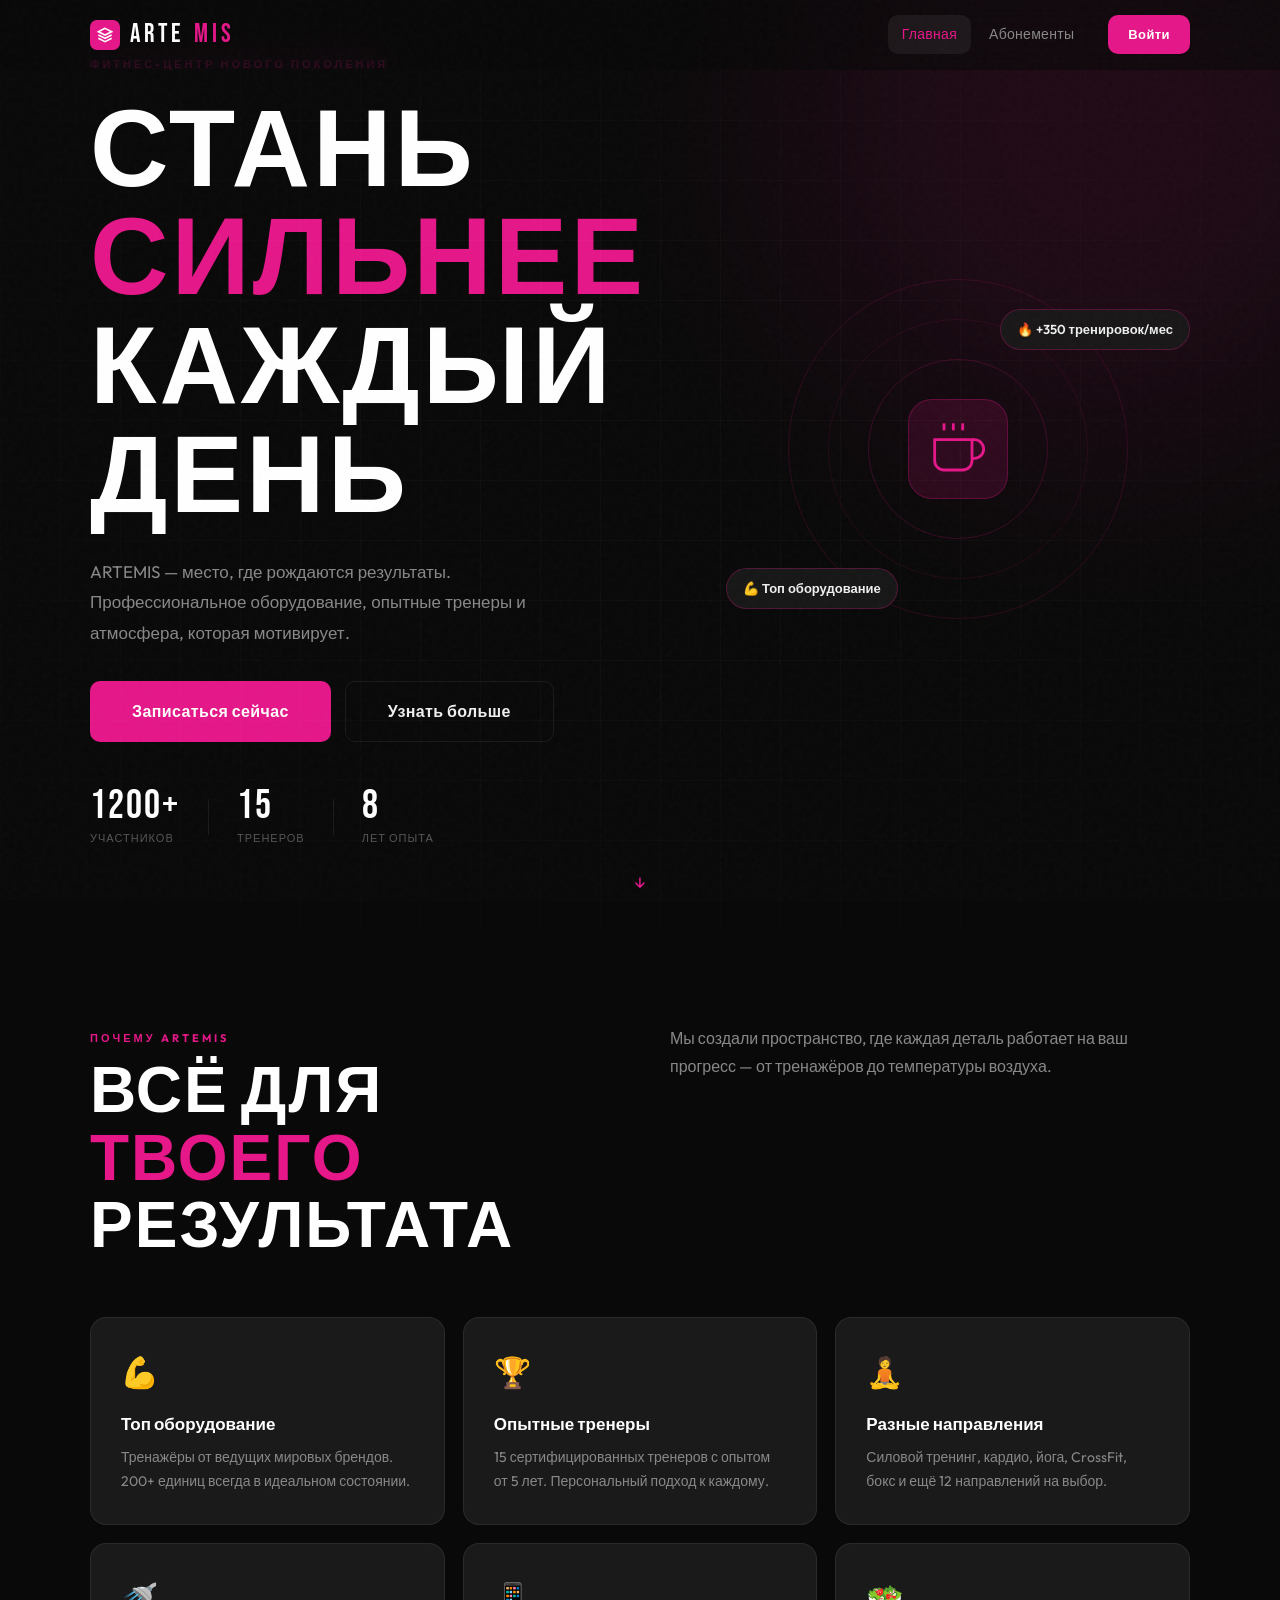
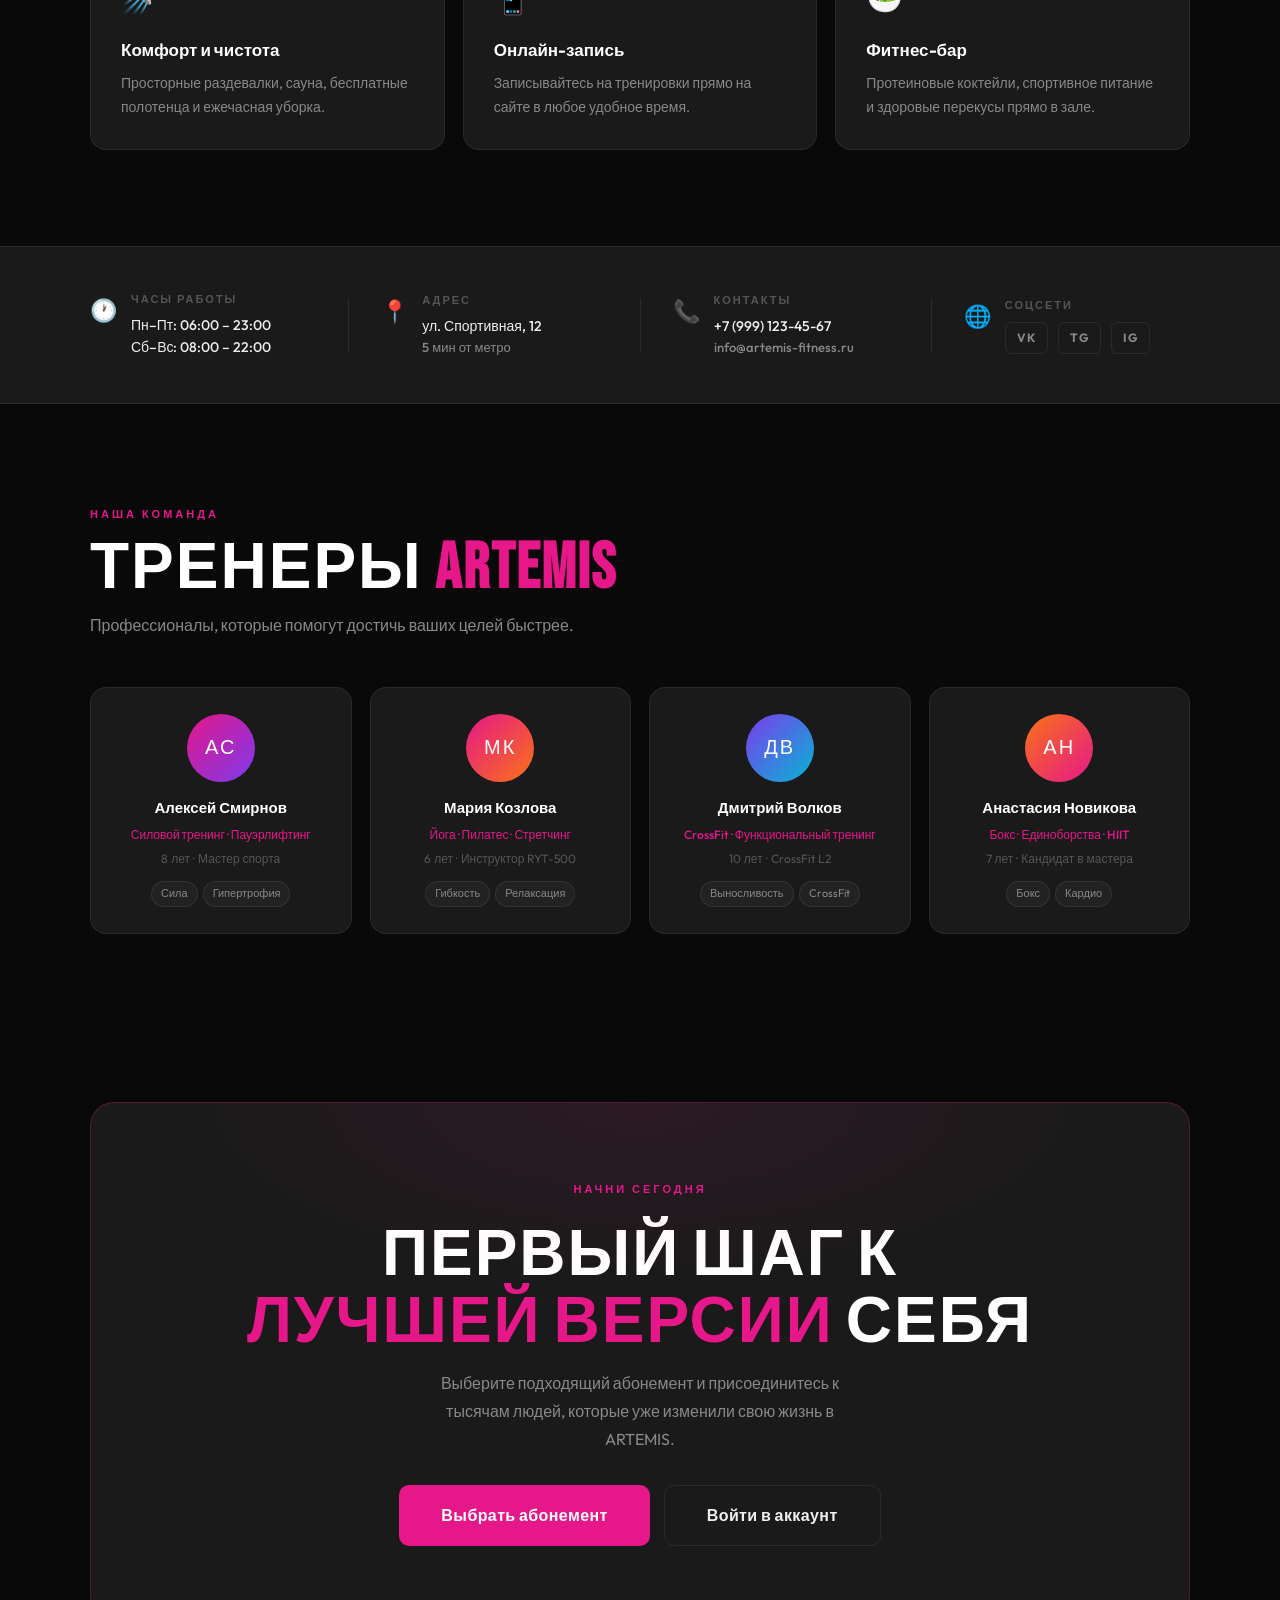
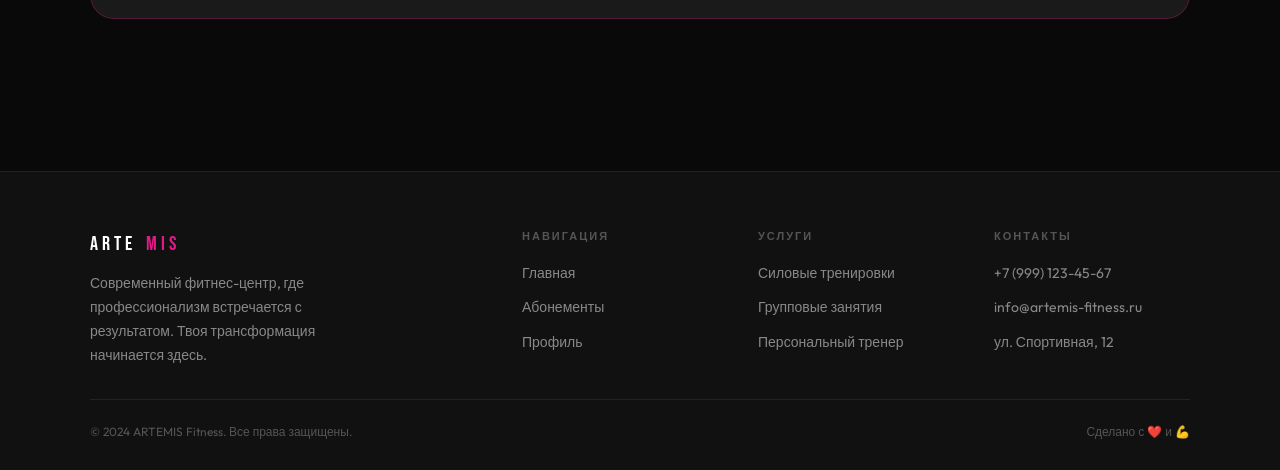
<file: index.html>
<!DOCTYPE html>
<html lang="ru">
<head>
  <meta charset="UTF-8">
  <meta name="viewport" content="width=device-width, initial-scale=1.0">
  <title>ARTEMIS — Фитнес-центр</title>
  <link rel="preconnect" href="https://fonts.googleapis.com">
  <link rel="preconnect" href="https://fonts.gstatic.com" crossorigin>
  <link rel="stylesheet" href="assets/css/style.css">
  <link rel="stylesheet" href="assets/css/home.css">
</head>
<body>

<!-- ─── ШАПКА ─── -->
<header class="site-header" id="site-header">
  <div class="container header-inner">
    <a href="index.html" class="logo">
      <div class="logo-ico">
        <svg width="16" height="16" viewBox="0 0 24 24" fill="none" stroke="white" stroke-width="2.5">
          <path d="M12 2L2 7l10 5 10-5-10-5z"/><path d="M2 17l10 5 10-5"/><path d="M2 12l10 5 10-5"/>
        </svg>
      </div>
      ARTE<span style="color:var(--accent)">MIS</span>
    </a>
    <nav class="main-nav">
      <a href="index.html"         class="nav-link active">Главная</a>
      <a href="subscriptions.html" class="nav-link">Абонементы</a>
      <a href="profile.html"       class="nav-link" data-authed style="display:none">Профиль</a>
      <span class="nav-auth" id="nav-auth">
        <a href="#" class="btn btn-sm" id="nav-login-btn" data-guest>Войти</a>
        <span data-authed class="nav-user-wrap" style="display:none;">
          <div class="nav-avatar" data-uinit id="avatarBtn"></div>
          <span class="nav-uname" data-uname></span>
        </span>
      </span>
    </nav>
    <button class="burger" id="burger" aria-label="Меню" aria-expanded="false">
      <span></span><span></span><span></span>
    </button>
  </div>
</header>

<div class="avatar-drop" id="avatarDrop">
  <a href="profile.html">👤 Мой профиль</a>
  <button id="logout-btn">← Выйти</button>
</div>

<div class="mobile-nav" id="mobile-nav" aria-hidden="true">
  <a href="index.html">Главная</a>
  <a href="subscriptions.html">Абонементы</a>
  <a href="profile.html" data-authed style="display:none">Профиль</a>
  <a href="#" id="mob-login-btn" data-guest>Войти</a>
  <button id="logout-btn-mob" data-authed style="display:none">← Выйти</button>
</div>

<!-- ─── HERO ─── -->
<section class="hero">
  <div class="hero-grid"></div>
  <div class="hero-glow"></div>
  <div class="container hero-inner">
    <div class="hero-text">
      <div class="section-label fade-up">Фитнес-центр нового поколения</div>
      <h1 class="hero-title fade-up d1">
        СТАНЬ<br>
        <em>СИЛЬНЕЕ</em><br>
        КАЖДЫЙ ДЕНЬ
      </h1>
      <p class="hero-desc fade-up d2">
        ARTEMIS — место, где рождаются результаты. Профессиональное оборудование,
        опытные тренеры и атмосфера, которая мотивирует.
      </p>
      <div class="hero-btns fade-up d3">
        <a href="subscriptions.html" class="btn btn-lg">Записаться сейчас</a>
        <a href="#about" class="btn btn-outline btn-lg">Узнать больше</a>
      </div>
      <div class="hero-stats fade-up d4">
        <div class="hstat"><span class="hstat-n" data-count="1200">0</span><span class="hstat-l">Участников</span></div>
        <div class="hstat-sep"></div>
        <div class="hstat"><span class="hstat-n" data-count="15">0</span><span class="hstat-l">Тренеров</span></div>
        <div class="hstat-sep"></div>
        <div class="hstat"><span class="hstat-n" data-count="8">0</span><span class="hstat-l">Лет опыта</span></div>
      </div>
    </div>
    <div class="hero-visual fade-up d2" aria-hidden="true">
      <div class="hv-ring hv-ring1"></div>
      <div class="hv-ring hv-ring2"></div>
      <div class="hv-ring hv-ring3"></div>
      <div class="hv-center">
        <svg width="56" height="56" viewBox="0 0 24 24" fill="none" stroke="var(--accent)" stroke-width="1.2">
          <path d="M18 8h1a4 4 0 0 1 0 8h-1"/><path d="M2 8h16v9a4 4 0 0 1-4 4H6a4 4 0 0 1-4-4V8z"/>
          <line x1="6" y1="1" x2="6" y2="4"/><line x1="10" y1="1" x2="10" y2="4"/><line x1="14" y1="1" x2="14" y2="4"/>
        </svg>
      </div>
      <div class="hv-float hv-float1">💪 Топ оборудование</div>
      <div class="hv-float hv-float2">🔥 +350 тренировок/мес</div>
    </div>
  </div>
  <div class="hero-scroll"><span>↓</span></div>
</section>

<!-- ─── ФИЧИ ─── -->
<section class="features" id="about">
  <div class="container">
    <div class="feat-head">
      <div>
        <div class="section-label fade-up">Почему ARTEMIS</div>
        <h2 class="section-title fade-up d1">ВСЁ ДЛЯ<br><em>ТВОЕГО</em> РЕЗУЛЬТАТА</h2>
      </div>
      <p class="section-desc fade-up d2">
        Мы создали пространство, где каждая деталь работает на ваш прогресс —
        от тренажёров до температуры воздуха.
      </p>
    </div>
    <div class="feat-grid">
      <div class="feat-card fade-up">
        <div class="feat-ico">💪</div>
        <h3>Топ оборудование</h3>
        <p>Тренажёры от ведущих мировых брендов. 200+ единиц всегда в идеальном состоянии.</p>
      </div>
      <div class="feat-card fade-up d1">
        <div class="feat-ico">🏆</div>
        <h3>Опытные тренеры</h3>
        <p>15 сертифицированных тренеров с опытом от 5 лет. Персональный подход к каждому.</p>
      </div>
      <div class="feat-card fade-up d2">
        <div class="feat-ico">🧘</div>
        <h3>Разные направления</h3>
        <p>Силовой тренинг, кардио, йога, CrossFit, бокс и ещё 12 направлений на выбор.</p>
      </div>
      <div class="feat-card fade-up d3">
        <div class="feat-ico">🚿</div>
        <h3>Комфорт и чистота</h3>
        <p>Просторные раздевалки, сауна, бесплатные полотенца и ежечасная уборка.</p>
      </div>
      <div class="feat-card fade-up d1">
        <div class="feat-ico">📱</div>
        <h3>Онлайн-запись</h3>
        <p>Записывайтесь на тренировки прямо на сайте в любое удобное время.</p>
      </div>
      <div class="feat-card fade-up d2">
        <div class="feat-ico">🥗</div>
        <h3>Фитнес-бар</h3>
        <p>Протеиновые коктейли, спортивное питание и здоровые перекусы прямо в зале.</p>
      </div>
    </div>
  </div>
</section>

<!-- ─── ИНФО-ПОЛОСА ─── -->
<div class="info-band">
  <div class="container info-band-inner">
    <div class="ibi fade-up">
      <span class="ibi-ico">🕐</span>
      <div><div class="ibi-lbl">Часы работы</div>
        <div class="ibi-val">Пн–Пт: 06:00 – 23:00</div>
        <div class="ibi-val">Сб–Вс: 08:00 – 22:00</div></div>
    </div>
    <div class="ibi-sep"></div>
    <div class="ibi fade-up d1">
      <span class="ibi-ico">📍</span>
      <div><div class="ibi-lbl">Адрес</div>
        <div class="ibi-val">ул. Спортивная, 12</div>
        <div class="ibi-val" style="color:var(--txt2);font-size:13px">5 мин от метро</div></div>
    </div>
    <div class="ibi-sep"></div>
    <div class="ibi fade-up d2">
      <span class="ibi-ico">📞</span>
      <div><div class="ibi-lbl">Контакты</div>
        <div class="ibi-val">+7 (999) 123-45-67</div>
        <div class="ibi-val" style="color:var(--txt2);font-size:13px">info@artemis-fitness.ru</div></div>
    </div>
    <div class="ibi-sep"></div>
    <div class="ibi fade-up d3">
      <span class="ibi-ico">🌐</span>
      <div><div class="ibi-lbl">Соцсети</div>
        <div style="display:flex;gap:10px;margin-top:8px">
          <a href="#" class="soc-link">VK</a>
          <a href="#" class="soc-link">TG</a>
          <a href="#" class="soc-link">IG</a>
        </div></div>
    </div>
  </div>
</div>

<!-- ─── КОМАНДА ─── -->
<section class="team" id="team">
  <div class="container">
    <div class="section-label fade-up">Наша команда</div>
    <h2 class="section-title fade-up d1" style="margin-bottom:8px">ТРЕНЕРЫ <em>ARTEMIS</em></h2>
    <p class="section-desc fade-up d2" style="margin-bottom:48px">Профессионалы, которые помогут достичь ваших целей быстрее.</p>
    <div class="team-grid">
      <div class="team-card fade-up">
        <div class="team-ava" style="background:linear-gradient(135deg,#E51789,#7c3aed)">АС</div>
        <h3>Алексей Смирнов</h3>
        <p class="team-role">Силовой тренинг · Пауэрлифтинг</p>
        <p class="team-exp">8 лет · Мастер спорта</p>
        <div class="team-tags"><span>Сила</span><span>Гипертрофия</span></div>
      </div>
      <div class="team-card fade-up d1">
        <div class="team-ava" style="background:linear-gradient(135deg,#E51789,#f97316)">МК</div>
        <h3>Мария Козлова</h3>
        <p class="team-role">Йога · Пилатес · Стретчинг</p>
        <p class="team-exp">6 лет · Инструктор RYT-500</p>
        <div class="team-tags"><span>Гибкость</span><span>Релаксация</span></div>
      </div>
      <div class="team-card fade-up d2">
        <div class="team-ava" style="background:linear-gradient(135deg,#7c3aed,#06b6d4)">ДВ</div>
        <h3>Дмитрий Волков</h3>
        <p class="team-role">CrossFit · Функциональный тренинг</p>
        <p class="team-exp">10 лет · CrossFit L2</p>
        <div class="team-tags"><span>Выносливость</span><span>CrossFit</span></div>
      </div>
      <div class="team-card fade-up d3">
        <div class="team-ava" style="background:linear-gradient(135deg,#f97316,#E51789)">АН</div>
        <h3>Анастасия Новикова</h3>
        <p class="team-role">Бокс · Единоборства · HIIT</p>
        <p class="team-exp">7 лет · Кандидат в мастера</p>
        <div class="team-tags"><span>Бокс</span><span>Кардио</span></div>
      </div>
    </div>
  </div>
</section>

<!-- ─── CTA ─── -->
<section class="cta-band">
  <div class="container">
    <div class="cta-box fade-up">
      <div class="section-label" style="text-align:center">Начни сегодня</div>
      <h2 class="section-title" style="text-align:center;margin:12px 0">ПЕРВЫЙ ШАГ К<br><em>ЛУЧШЕЙ ВЕРСИИ</em> СЕБЯ</h2>
      <p style="text-align:center;color:var(--txt2);max-width:460px;margin:0 auto 32px;line-height:1.75">
        Выберите подходящий абонемент и присоединитесь к тысячам людей,
        которые уже изменили свою жизнь в ARTEMIS.
      </p>
      <div style="display:flex;gap:14px;justify-content:center;flex-wrap:wrap">
        <a href="subscriptions.html" class="btn btn-lg">Выбрать абонемент</a>
        <a href="#" class="btn btn-outline btn-lg" id="cta-login-btn">Войти в аккаунт</a>
      </div>
    </div>
  </div>
</section>

<!-- ─── ПОДВАЛ ─── -->
<footer class="site-footer">
  <div class="container footer-inner">
    <div class="footer-top">
      <div class="footer-brand">
        <a href="index.html" class="logo" style="font-size:20px">
          ARTE<span style="color:var(--accent)">MIS</span>
        </a>
        <p class="footer-desc">Современный фитнес-центр, где профессионализм встречается с результатом. Твоя трансформация начинается здесь.</p>
      </div>
      <div>
        <div class="footer-col-ttl">Навигация</div>
        <ul class="footer-links">
          <li><a href="index.html">Главная</a></li>
          <li><a href="subscriptions.html">Абонементы</a></li>
          <li><a href="profile.html">Профиль</a></li>
        </ul>
      </div>
      <div>
        <div class="footer-col-ttl">Услуги</div>
        <ul class="footer-links">
          <li><a href="#">Силовые тренировки</a></li>
          <li><a href="#">Групповые занятия</a></li>
          <li><a href="#">Персональный тренер</a></li>
        </ul>
      </div>
      <div>
        <div class="footer-col-ttl">Контакты</div>
        <ul class="footer-links">
          <li><a href="tel:+79991234567">+7 (999) 123-45-67</a></li>
          <li><a href="mailto:info@artemis-fitness.ru">info@artemis-fitness.ru</a></li>
          <li><a href="#">ул. Спортивная, 12</a></li>
        </ul>
      </div>
    </div>
    <div class="footer-bottom">
      <span>© 2024 ARTEMIS Fitness. Все права защищены.</span>
      <span>Сделано с ❤️ и 💪</span>
    </div>
  </div>
</footer>

<script src="assets/js/api.js"></script>
<script src="assets/js/ui.js"></script>
<script>
document.addEventListener('DOMContentLoaded', async () => {
  AuthModal.init();
  initNav();
  await AuthState.check();
  initFadeUp();

  // CTA login
  document.getElementById('cta-login-btn')?.addEventListener('click', e => {
    e.preventDefault();
    if (AuthState.loggedIn()) location.href = 'profile.html';
    else AuthModal.open('login');
  });

  // После входа обновляем видимость nav
  window.addEventListener('auth:in', () => initFadeUp());

  // Счётчики
  const counters = document.querySelectorAll('[data-count]');
  const io = new IntersectionObserver(entries => {
    entries.forEach(e => {
      if (!e.isIntersecting) return;
      const el = e.target, target = +el.dataset.count;
      let cur = 0;
      const step = target / 60;
      const t = setInterval(() => {
        cur = Math.min(cur + step, target);
        el.textContent = Math.floor(cur) + (target >= 100 ? '+' : '');
        if (cur >= target) clearInterval(t);
      }, 16);
      io.unobserve(el);
    });
  }, { threshold: .5 });
  counters.forEach(c => io.observe(c));
});
</script>
</body>
</html>
</file>
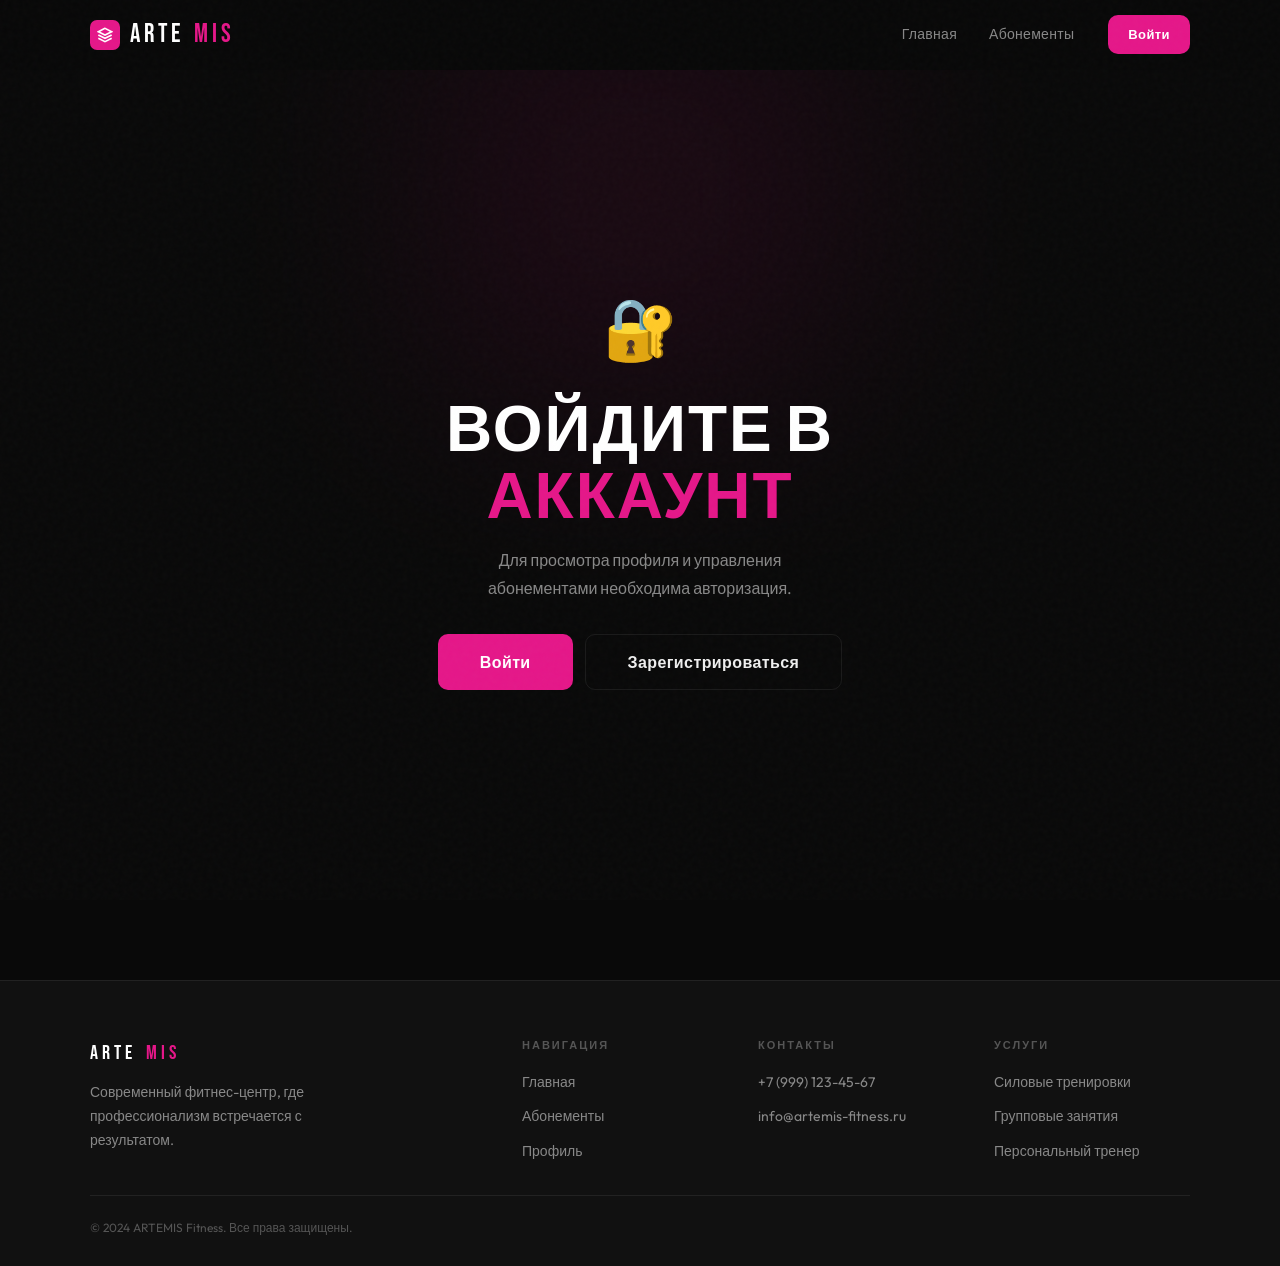
<file: profile.html>
<!DOCTYPE html>
<html lang="ru">
<head>
  <meta charset="UTF-8">
  <meta name="viewport" content="width=device-width, initial-scale=1.0">
  <title>Профиль — ARTEMIS</title>
  <link rel="preconnect" href="https://fonts.googleapis.com">
  <link rel="preconnect" href="https://fonts.gstatic.com" crossorigin>
  <link rel="stylesheet" href="assets/css/style.css">
  <link rel="stylesheet" href="assets/css/profile.css">
</head>
<body>

<!-- ─── ШАПКА ─── -->
<header class="site-header" id="site-header">
  <div class="container header-inner">
    <a href="index.html" class="logo">
      <div class="logo-ico">
        <svg width="16" height="16" viewBox="0 0 24 24" fill="none" stroke="white" stroke-width="2.5">
          <path d="M12 2L2 7l10 5 10-5-10-5z"/><path d="M2 17l10 5 10-5"/><path d="M2 12l10 5 10-5"/>
        </svg>
      </div>
      ARTE<span style="color:var(--accent)">MIS</span>
    </a>
    <nav class="main-nav">
      <a href="index.html"         class="nav-link">Главная</a>
      <a href="subscriptions.html" class="nav-link">Абонементы</a>
      <a href="profile.html"       class="nav-link active" data-authed style="display:none">Профиль</a>
      <span class="nav-auth" id="nav-auth">
        <a href="#" class="btn btn-sm" id="nav-login-btn" data-guest>Войти</a>
        <span data-authed class="nav-user-wrap" style="display:none;">
          <div class="nav-avatar" data-uinit id="avatarBtn"></div>
          <span class="nav-uname" data-uname></span>
        </span>
      </span>
    </nav>
    <button class="burger" id="burger" aria-label="Меню"><span></span><span></span><span></span></button>
  </div>
</header>

<div class="avatar-drop" id="avatarDrop">
  <a href="profile.html">👤 Мой профиль</a>
  <button id="logout-btn">← Выйти</button>
</div>

<div class="mobile-nav" id="mobile-nav">
  <a href="index.html">Главная</a>
  <a href="subscriptions.html">Абонементы</a>
  <a href="profile.html" data-authed style="display:none">Профиль</a>
  <a href="#" id="mob-login-btn" data-guest>Войти</a>
  <button id="logout-btn-mob" data-authed style="display:none">← Выйти</button>
</div>

<div class="page-wrap">

  <!-- Гость -->
  <div id="view-guest" class="pg-guest">
    <div class="pg-glow"></div>
    <div class="pg-guest-body">
      <div class="pg-guest-ico">🔐</div>
      <h1 class="section-title" style="text-align:center">ВОЙДИТЕ В<br><em>АККАУНТ</em></h1>
      <p style="color:var(--txt2);font-size:16px;text-align:center;max-width:360px;margin:14px 0 32px;line-height:1.75">
        Для просмотра профиля и управления абонементами необходима авторизация.
      </p>
      <div style="display:flex;gap:12px;flex-wrap:wrap;justify-content:center">
        <button class="btn btn-lg" id="guest-login-btn">Войти</button>
        <button class="btn btn-outline btn-lg" id="guest-reg-btn">Зарегистрироваться</button>
      </div>
    </div>
  </div>

  <!-- Авторизован -->
  <div id="view-auth" style="display:none">

    <!-- Шапка профиля -->
    <div class="prof-header">
      <div class="container">
        <div class="prof-hero">
          <div class="prof-ava" id="profAva"></div>
          <div class="prof-info">
            <div class="section-label">Личный кабинет</div>
            <h1 class="prof-name" id="profName"></h1>
            <div class="prof-meta">
              <span class="prof-meta-i" id="profEmail">
                <svg width="13" height="13" viewBox="0 0 24 24" fill="none" stroke="currentColor" stroke-width="2"><path d="M4 4h16c1.1 0 2 .9 2 2v12c0 1.1-.9 2-2 2H4c-1.1 0-2-.9-2-2V6c0-1.1.9-2 2-2z"/><polyline points="22,6 12,12 2,6"/></svg>
                <span></span>
              </span>
              <span class="prof-meta-i" id="profPhone" style="display:none">
                <svg width="13" height="13" viewBox="0 0 24 24" fill="none" stroke="currentColor" stroke-width="2"><path d="M22 16.92v3a2 2 0 0 1-2.18 2 19.79 19.79 0 0 1-8.63-3.07A19.5 19.5 0 0 1 4.69 13.5a19.79 19.79 0 0 1-3.07-8.67A2 2 0 0 1 3.6 2.69h3a2 2 0 0 1 2 1.72 12.84 12.84 0 0 0 .7 2.81 2 2 0 0 1-.45 2.11L8.09 9.91a16 16 0 0 0 6 6l1.27-1.27a2 2 0 0 1 2.11-.45 12.84 12.84 0 0 0 2.81.7A2 2 0 0 1 22 16.92z"/></svg>
                <span></span>
              </span>
              <span class="prof-meta-i" id="profJoined">
                <svg width="13" height="13" viewBox="0 0 24 24" fill="none" stroke="currentColor" stroke-width="2"><rect x="3" y="4" width="18" height="18" rx="2"/><line x1="16" y1="2" x2="16" y2="6"/><line x1="8" y1="2" x2="8" y2="6"/><line x1="3" y1="10" x2="21" y2="10"/></svg>
                <span></span>
              </span>
            </div>
          </div>
          <button class="btn btn-ghost btn-sm" id="prof-logout-btn" style="margin-left:auto;flex-shrink:0">← Выйти</button>
        </div>
      </div>
    </div>

    <div class="container" style="padding-bottom:80px">

      <!-- Абонементы -->
      <div class="prof-sec">
        <div class="prof-sec-hd">
          <h2 class="prof-sec-ttl">Мои абонементы</h2>
          <a href="subscriptions.html" class="btn btn-outline btn-sm">+ Новый абонемент</a>
        </div>

        <div id="subs-loading" class="subs-loading">
          <div class="spin" style="width:30px;height:30px;border-width:3px"></div>
          <span style="color:var(--txt3);font-size:14px">Загружаем данные...</span>
        </div>
        <div id="subs-empty" class="subs-empty" style="display:none">
          <div style="font-size:44px;margin-bottom:14px">📋</div>
          <h3>Нет активных абонементов</h3>
          <p>Выберите подходящий план и начните тренироваться уже сегодня!</p>
          <a href="subscriptions.html" class="btn" style="margin-top:20px">Выбрать абонемент</a>
        </div>
        <div id="subs-list" style="display:none"></div>
      </div>

      <!-- Инфо-карточки -->
      <div class="prof-sec">
        <h2 class="prof-sec-ttl" style="margin-bottom:18px">Полезная информация</h2>
        <div class="info-grid">
          <div class="info-c"><span class="info-c-ico">🕐</span><div>
            <div class="info-c-ttl">Часы работы</div>
            <div class="info-c-body">Пн–Пт: 06:00 – 23:00<br>Сб–Вс: 08:00 – 22:00</div>
          </div></div>
          <div class="info-c"><span class="info-c-ico">📍</span><div>
            <div class="info-c-ttl">Наш адрес</div>
            <div class="info-c-body">ул. Спортивная, 12<br>5 минут от метро</div>
          </div></div>
          <div class="info-c"><span class="info-c-ico">📞</span><div>
            <div class="info-c-ttl">Связь с нами</div>
            <div class="info-c-body">+7 (999) 123-45-67<br>info@artemis-fitness.ru</div>
          </div></div>
          <div class="info-c"><span class="info-c-ico">❓</span><div>
            <div class="info-c-ttl">Поддержка</div>
            <div class="info-c-body">По вопросам заморозки или смены тарифа пишите на почту или звоните нам.</div>
          </div></div>
        </div>
      </div>
    </div>
  </div>
</div>

<!-- Footer -->
<footer class="site-footer">
  <div class="container footer-inner">
    <div class="footer-top">
      <div class="footer-brand">
        <a href="index.html" class="logo" style="font-size:20px">ARTE<span style="color:var(--accent)">MIS</span></a>
        <p class="footer-desc">Современный фитнес-центр, где профессионализм встречается с результатом.</p>
      </div>
      <div>
        <div class="footer-col-ttl">Навигация</div>
        <ul class="footer-links">
          <li><a href="index.html">Главная</a></li>
          <li><a href="subscriptions.html">Абонементы</a></li>
          <li><a href="profile.html">Профиль</a></li>
        </ul>
      </div>
      <div>
        <div class="footer-col-ttl">Контакты</div>
        <ul class="footer-links">
          <li><a href="tel:+79991234567">+7 (999) 123-45-67</a></li>
          <li><a href="mailto:info@artemis-fitness.ru">info@artemis-fitness.ru</a></li>
        </ul>
      </div>
      <div>
        <div class="footer-col-ttl">Услуги</div>
        <ul class="footer-links">
          <li><a href="#">Силовые тренировки</a></li>
          <li><a href="#">Групповые занятия</a></li>
          <li><a href="#">Персональный тренер</a></li>
        </ul>
      </div>
    </div>
    <div class="footer-bottom"><span>© 2024 ARTEMIS Fitness. Все права защищены.</span></div>
  </div>
</footer>

<script src="assets/js/api.js"></script>
<script src="assets/js/ui.js"></script>
<script>
const SUB_ICONS  = { month:'📅', halfyear:'🗓️', year:'🏆' };
const SUB_COLORS = { month:'#E51789', halfyear:'#E51789', year:'#f97316' };

document.addEventListener('DOMContentLoaded', async () => {
  AuthModal.init();
  initNav();

  const { ok, data } = await API.auth.check();
  const gv = document.getElementById('view-guest');
  const av = document.getElementById('view-auth');

  if (ok && data.authenticated) {
    AuthState.set(data.user);
    gv.style.display = 'none';
    av.style.display = '';
    renderProfile(data.user);
    loadSubs();
  } else {
    AuthState.clear();
    gv.style.display = '';
    av.style.display = 'none';
  }

  // guest buttons
  document.getElementById('guest-login-btn').addEventListener('click', () => AuthModal.open('login'));
  document.getElementById('guest-reg-btn').addEventListener('click',   () => AuthModal.open('register'));
  document.getElementById('prof-logout-btn').addEventListener('click', () => AuthState.logout());

  // after login on this page
  window.addEventListener('auth:in', e => {
    gv.style.display = 'none'; av.style.display = '';
    renderProfile(e.detail); loadSubs();
  });
  window.addEventListener('auth:out', () => {
    av.style.display = 'none'; gv.style.display = '';
  });

  initFadeUp();
});

function renderProfile(user) {
  const init = user.name.split(' ').map(p=>p[0]).join('').toUpperCase().slice(0,2);
  document.getElementById('profAva').textContent  = init;
  document.getElementById('profName').textContent = user.name;
  document.getElementById('profEmail').querySelector('span').textContent = user.email;
  const ph = document.getElementById('profPhone');
  if (user.phone) { ph.style.display = ''; ph.querySelector('span').textContent = user.phone; }
  const d = new Date(user.created_at).toLocaleDateString('ru-RU',{day:'numeric',month:'long',year:'numeric'});
  document.getElementById('profJoined').querySelector('span').textContent = `В ARTEMIS с ${d}`;
  // sync nav
  document.querySelectorAll('[data-uname]').forEach(el => el.textContent = user.name);
  document.querySelectorAll('[data-uinit]').forEach(el => el.textContent = user.name.charAt(0).toUpperCase());
  document.querySelectorAll('[data-guest]').forEach(el => el.style.display = 'none');
  document.querySelectorAll('[data-authed]').forEach(el => el.style.display = '');
}

async function loadSubs() {
  const { ok, data } = await API.subs.my();
  const loading = document.getElementById('subs-loading');
  const empty   = document.getElementById('subs-empty');
  const list    = document.getElementById('subs-list');
  loading.style.display = 'none';
  if (!ok) { Toast.error('Ошибка', 'Не удалось загрузить абонементы'); return; }
  const subs = data.subscriptions || [];
  if (!subs.length) { empty.style.display = ''; return; }
  list.style.display = '';
  list.innerHTML = subs.map(s => {
    const ico   = SUB_ICONS[s.type]  || '🎯';
    const col   = SUB_COLORS[s.type] || 'var(--accent)';
    const slbl  = s.status === 'pending' ? 'Ожидает подтверждения' : 'Активен';
    const scls  = s.status === 'pending' ? 'badge-pending' : 'badge-success';
    const date  = new Date(s.created_at).toLocaleDateString('ru-RU',{day:'numeric',month:'long',year:'numeric'});
    return `
    <div class="sub-card">
      <div class="sub-ico" style="background:${col}18;color:${col}">${ico}</div>
      <div class="sub-body">
        <div class="sub-top">
          <h3 class="sub-name">Абонемент «${s.name}»</h3>
          <span class="badge ${scls}">${slbl}</span>
        </div>
        <div class="sub-details">
          <span>💰 ${s.price.toLocaleString('ru-RU')} ₽</span>
          <span>⏱ ${s.duration}</span>
          <span>📅 Оформлен ${date}</span>
        </div>
        ${s.status === 'pending' ? `
        <div class="sub-notice">
          <svg width="13" height="13" viewBox="0 0 24 24" fill="none" stroke="currentColor" stroke-width="2" style="flex-shrink:0;margin-top:1px"><circle cx="12" cy="12" r="10"/><path d="M12 8v4"/><path d="M12 16h.01"/></svg>
          Менеджер свяжется с вами в течение 24 часов по email для подтверждения и оплаты.
        </div>` : ''}
      </div>
    </div>`;
  }).join('');
}
</script>
</body>
</html>
</file>
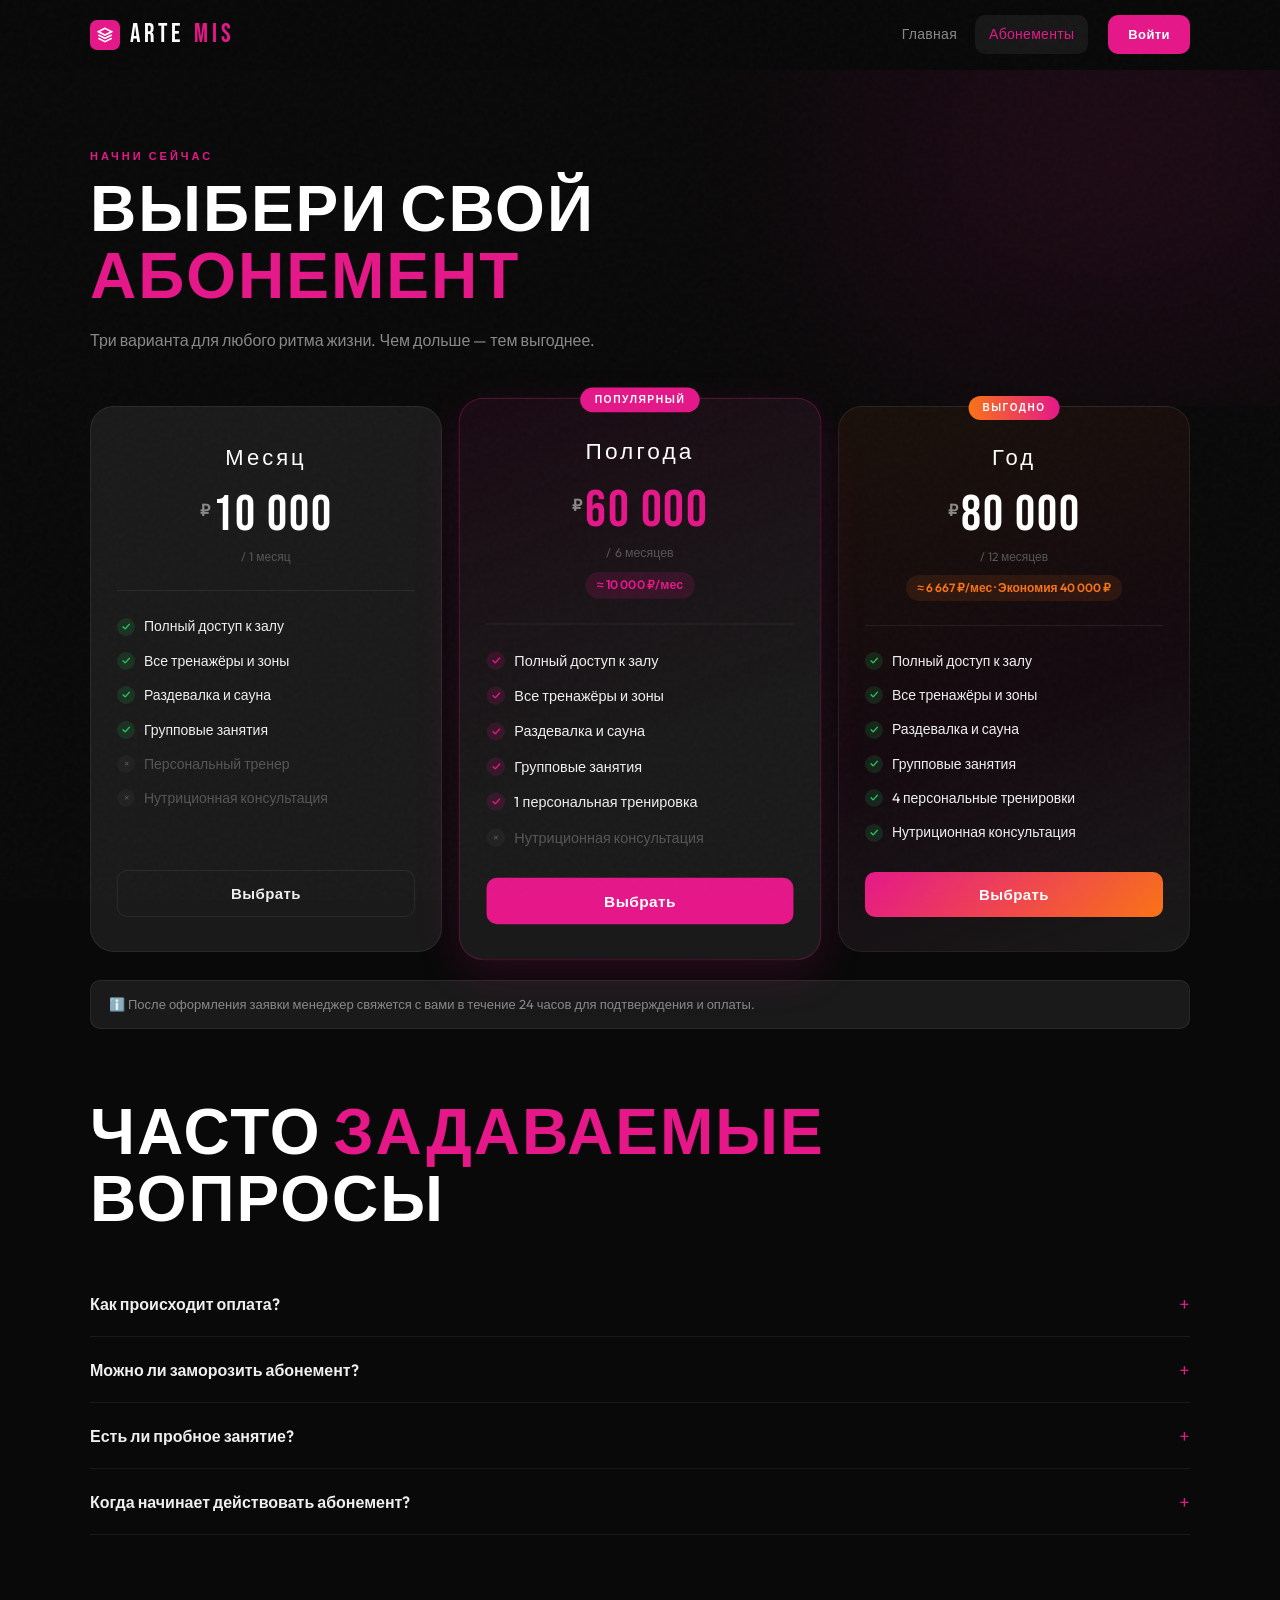
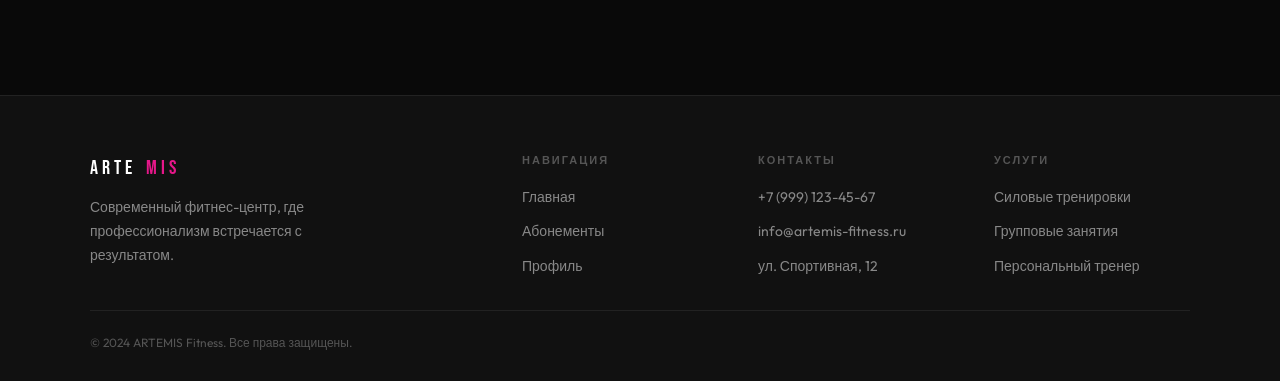
<file: subscriptions.html>
<!DOCTYPE html>
<html lang="ru">
<head>
  <meta charset="UTF-8">
  <meta name="viewport" content="width=device-width, initial-scale=1.0">
  <title>Абонементы — ARTEMIS</title>
  <link rel="preconnect" href="https://fonts.googleapis.com">
  <link rel="preconnect" href="https://fonts.gstatic.com" crossorigin>
  <link rel="stylesheet" href="assets/css/style.css">
  <link rel="stylesheet" href="assets/css/subs.css">
</head>
<body>

<!-- ─── ШАПКА ─── -->
<header class="site-header" id="site-header">
  <div class="container header-inner">
    <a href="index.html" class="logo">
      <div class="logo-ico">
        <svg width="16" height="16" viewBox="0 0 24 24" fill="none" stroke="white" stroke-width="2.5">
          <path d="M12 2L2 7l10 5 10-5-10-5z"/><path d="M2 17l10 5 10-5"/><path d="M2 12l10 5 10-5"/>
        </svg>
      </div>
      ARTE<span style="color:var(--accent)">MIS</span>
    </a>
    <nav class="main-nav">
      <a href="index.html"         class="nav-link">Главная</a>
      <a href="subscriptions.html" class="nav-link active">Абонементы</a>
      <a href="profile.html"       class="nav-link" data-authed style="display:none">Профиль</a>
      <span class="nav-auth" id="nav-auth">
        <a href="#" class="btn btn-sm" id="nav-login-btn" data-guest>Войти</a>
        <span data-authed class="nav-user-wrap" style="display:none;">
          <div class="nav-avatar" data-uinit id="avatarBtn"></div>
          <span class="nav-uname" data-uname></span>
        </span>
      </span>
    </nav>
    <button class="burger" id="burger" aria-label="Меню"><span></span><span></span><span></span></button>
  </div>
</header>

<div class="avatar-drop" id="avatarDrop">
  <a href="profile.html">👤 Мой профиль</a>
  <button id="logout-btn">← Выйти</button>
</div>

<div class="mobile-nav" id="mobile-nav">
  <a href="index.html">Главная</a>
  <a href="subscriptions.html">Абонементы</a>
  <a href="profile.html" data-authed style="display:none">Профиль</a>
  <a href="#" id="mob-login-btn" data-guest>Войти</a>
  <button id="logout-btn-mob" data-authed style="display:none">← Выйти</button>
</div>

<div class="page-wrap">
  <!-- Заголовок страницы -->
  <div class="subs-hero">
    <div class="subs-glow"></div>
    <div class="container">
      <div class="section-label fade-up">Начни сейчас</div>
      <h1 class="section-title fade-up d1">ВЫБЕРИ СВОЙ<br><em>АБОНЕМЕНТ</em></h1>
      <p class="section-desc fade-up d2" style="margin-top:14px">
        Три варианта для любого ритма жизни. Чем дольше — тем выгоднее.
      </p>
    </div>
  </div>

  <div class="container">

    <!-- Карточки тарифов -->
    <div class="plans fade-up d2">

      <!-- Месяц -->
      <div class="plan" data-type="month">
        <div class="plan-hd">
          <div class="plan-name">Месяц</div>
          <div class="plan-price"><span class="plan-cur">₽</span><span class="plan-amt">10 000</span></div>
          <div class="plan-period">/ 1 месяц</div>
        </div>
        <ul class="plan-feats">
          <li class="ok">Полный доступ к залу</li>
          <li class="ok">Все тренажёры и зоны</li>
          <li class="ok">Раздевалка и сауна</li>
          <li class="ok">Групповые занятия</li>
          <li class="no">Персональный тренер</li>
          <li class="no">Нутриционная консультация</li>
        </ul>
        <button class="btn btn-outline btn-full plan-btn" data-type="month">Выбрать</button>
      </div>

      <!-- Полгода (popular) -->
      <div class="plan plan-pop" data-type="halfyear">
        <div class="plan-badge">Популярный</div>
        <div class="plan-hd">
          <div class="plan-name">Полгода</div>
          <div class="plan-price"><span class="plan-cur">₽</span><span class="plan-amt">60 000</span></div>
          <div class="plan-period">/ 6 месяцев</div>
          <div class="plan-saving">≈ 10 000 ₽/мес</div>
        </div>
        <ul class="plan-feats">
          <li class="ok">Полный доступ к залу</li>
          <li class="ok">Все тренажёры и зоны</li>
          <li class="ok">Раздевалка и сауна</li>
          <li class="ok">Групповые занятия</li>
          <li class="ok">1 персональная тренировка</li>
          <li class="no">Нутриционная консультация</li>
        </ul>
        <button class="btn btn-full plan-btn" data-type="halfyear">Выбрать</button>
      </div>

      <!-- Год (best) -->
      <div class="plan plan-best" data-type="year">
        <div class="plan-badge plan-badge-gold">Выгодно</div>
        <div class="plan-hd">
          <div class="plan-name">Год</div>
          <div class="plan-price"><span class="plan-cur">₽</span><span class="plan-amt">80 000</span></div>
          <div class="plan-period">/ 12 месяцев</div>
          <div class="plan-saving plan-saving-gold">≈ 6 667 ₽/мес · Экономия 40 000 ₽</div>
        </div>
        <ul class="plan-feats">
          <li class="ok">Полный доступ к залу</li>
          <li class="ok">Все тренажёры и зоны</li>
          <li class="ok">Раздевалка и сауна</li>
          <li class="ok">Групповые занятия</li>
          <li class="ok">4 персональные тренировки</li>
          <li class="ok">Нутриционная консультация</li>
        </ul>
        <button class="btn btn-full plan-btn" style="background:linear-gradient(135deg,#E51789,#f97316)" data-type="year">Выбрать</button>
      </div>
    </div>

    <p class="plans-note fade-up">
      ℹ️ После оформления заявки менеджер свяжется с вами в течение 24 часов для подтверждения и оплаты.
    </p>

    <!-- FAQ -->
    <div class="faq fade-up" style="padding-bottom:80px">
      <h2 class="section-title" style="margin-bottom:36px">ЧАСТО <em>ЗАДАВАЕМЫЕ</em><br>ВОПРОСЫ</h2>
      <div class="faq-list">
        <div class="faq-item">
          <button class="faq-q"><span>Как происходит оплата?</span><span class="faq-ic">+</span></button>
          <div class="faq-a">После оформления заявки наш менеджер свяжется с вами в течение 24 часов по указанной почте. Оплата производится удобным для вас способом: наличными, картой или переводом.</div>
        </div>
        <div class="faq-item">
          <button class="faq-q"><span>Можно ли заморозить абонемент?</span><span class="faq-ic">+</span></button>
          <div class="faq-a">Да, абонемент можно заморозить один раз на срок до 30 дней при наличии уважительной причины (болезнь, командировка). Обратитесь на стойку ресепшн или напишите нам на почту.</div>
        </div>
        <div class="faq-item">
          <button class="faq-q"><span>Есть ли пробное занятие?</span><span class="faq-ic">+</span></button>
          <div class="faq-a">Да! Первое пробное занятие совершенно бесплатно. Запишитесь на сайте или позвоните нам по номеру +7 (999) 123-45-67.</div>
        </div>
        <div class="faq-item">
          <button class="faq-q"><span>Когда начинает действовать абонемент?</span><span class="faq-ic">+</span></button>
          <div class="faq-a">Абонемент начинает действовать с момента первого посещения или с даты, которую вы согласуете с менеджером при оформлении.</div>
        </div>
      </div>
    </div>
  </div>
</div>

<!-- Confirm Modal -->
<div class="cmodal-overlay" id="confirmModal">
  <div class="cmodal">
    <button class="cmodal-close" id="confirmClose">✕</button>
    <div style="text-align:center;margin-bottom:22px">
      <div style="width:60px;height:60px;background:var(--accent-dim);border-radius:50%;display:flex;align-items:center;justify-content:center;margin:0 auto 14px;font-size:26px">🎯</div>
      <h3 style="font-family:'Bebas Neue',sans-serif;font-size:28px;letter-spacing:2px;color:#fff" id="confirmTitle"></h3>
      <p style="font-size:14px;color:var(--txt2);margin-top:7px;line-height:1.6" id="confirmDesc"></p>
    </div>
    <div style="background:var(--surf);border-radius:var(--rs);padding:14px;text-align:center;margin-bottom:20px">
      <div style="font-size:11px;text-transform:uppercase;letter-spacing:2px;color:var(--txt3);margin-bottom:5px">Стоимость</div>
      <div style="font-family:'Bebas Neue',sans-serif;font-size:38px;letter-spacing:2px;color:#fff" id="confirmPrice"></div>
    </div>
    <p style="font-size:12px;color:var(--txt3);text-align:center;margin-bottom:22px;line-height:1.6">
      После подтверждения менеджер свяжется с вами в течение 24 часов для оплаты.
    </p>
    <div style="display:flex;gap:10px">
      <button class="btn btn-ghost btn-full" id="confirmCancel">Отмена</button>
      <button class="btn btn-full" id="confirmOk">Подтвердить</button>
    </div>
  </div>
</div>

<!-- Success Modal -->
<div class="cmodal-overlay" id="successModal">
  <div class="cmodal" style="text-align:center">
    <div style="width:68px;height:68px;background:rgba(34,197,94,.13);border:1px solid rgba(34,197,94,.25);border-radius:50%;display:flex;align-items:center;justify-content:center;margin:0 auto 20px;font-size:30px">✓</div>
    <h3 style="font-family:'Bebas Neue',sans-serif;font-size:30px;letter-spacing:2px;color:#fff;margin-bottom:14px">Заявка принята!</h3>
    <p id="successMsg" style="font-size:15px;color:var(--txt2);line-height:1.7;margin-bottom:28px"></p>
    <div style="display:flex;gap:12px;justify-content:center;flex-wrap:wrap">
      <a href="profile.html" class="btn">Перейти в профиль</a>
      <button class="btn btn-ghost" id="successClose">Закрыть</button>
    </div>
  </div>
</div>

<!-- Footer -->
<footer class="site-footer">
  <div class="container footer-inner">
    <div class="footer-top">
      <div class="footer-brand">
        <a href="index.html" class="logo" style="font-size:20px">ARTE<span style="color:var(--accent)">MIS</span></a>
        <p class="footer-desc">Современный фитнес-центр, где профессионализм встречается с результатом.</p>
      </div>
      <div>
        <div class="footer-col-ttl">Навигация</div>
        <ul class="footer-links">
          <li><a href="index.html">Главная</a></li>
          <li><a href="subscriptions.html">Абонементы</a></li>
          <li><a href="profile.html">Профиль</a></li>
        </ul>
      </div>
      <div>
        <div class="footer-col-ttl">Контакты</div>
        <ul class="footer-links">
          <li><a href="tel:+79991234567">+7 (999) 123-45-67</a></li>
          <li><a href="mailto:info@artemis-fitness.ru">info@artemis-fitness.ru</a></li>
          <li><a href="#">ул. Спортивная, 12</a></li>
        </ul>
      </div>
      <div>
        <div class="footer-col-ttl">Услуги</div>
        <ul class="footer-links">
          <li><a href="#">Силовые тренировки</a></li>
          <li><a href="#">Групповые занятия</a></li>
          <li><a href="#">Персональный тренер</a></li>
        </ul>
      </div>
    </div>
    <div class="footer-bottom"><span>© 2024 ARTEMIS Fitness. Все права защищены.</span></div>
  </div>
</footer>

<script src="assets/js/api.js"></script>
<script src="assets/js/ui.js"></script>
<script>
const PLAN_NAMES  = { month:'Месяц', halfyear:'Полгода', year:'Год' };
const PLAN_PRICES = { month:'10 000 ₽', halfyear:'60 000 ₽', year:'80 000 ₽' };
const PLAN_DESCS  = {
  month:    '1 месяц безлимитного доступа в ARTEMIS',
  halfyear: '6 месяцев безлимитного доступа + 1 персональная тренировка',
  year:     '12 месяцев безлимитного доступа + 4 тренировки + нутриционная консультация',
};
let selected = null;

document.addEventListener('DOMContentLoaded', async () => {
  AuthModal.init();
  initNav();
  await AuthState.check();
  initFadeUp();

  // Кнопки тарифов
  document.querySelectorAll('.plan-btn').forEach(btn =>
    btn.addEventListener('click', () => openConfirm(btn.dataset.type))
  );

  // Confirm modal
  document.getElementById('confirmClose').addEventListener('click',  closeConfirm);
  document.getElementById('confirmCancel').addEventListener('click', closeConfirm);
  document.getElementById('confirmModal').addEventListener('click', e => { if(e.target===document.getElementById('confirmModal')) closeConfirm(); });
  document.getElementById('confirmOk').addEventListener('click', doConfirm);

  // Success modal
  document.getElementById('successClose').addEventListener('click', () => {
    document.getElementById('successModal').classList.remove('open');
    document.body.style.overflow = '';
  });

  // FAQ accordion
  document.querySelectorAll('.faq-q').forEach(btn => {
    btn.addEventListener('click', () => {
      const item = btn.closest('.faq-item');
      const wasOpen = item.classList.contains('open');
      document.querySelectorAll('.faq-item').forEach(i => i.classList.remove('open'));
      if (!wasOpen) item.classList.add('open');
    });
  });
});

function openConfirm(type) {
  if (!AuthState.loggedIn()) {
    Toast.info('Нужна авторизация', 'Войдите в аккаунт, чтобы оформить абонемент');
    AuthModal.open('login');
    window.addEventListener('auth:in', () => setTimeout(() => openConfirm(type), 400), { once: true });
    return;
  }
  selected = type;
  document.getElementById('confirmTitle').textContent = `Абонемент «${PLAN_NAMES[type]}»`;
  document.getElementById('confirmDesc').textContent  = PLAN_DESCS[type];
  document.getElementById('confirmPrice').textContent = PLAN_PRICES[type];
  document.getElementById('confirmModal').classList.add('open');
  document.body.style.overflow = 'hidden';
}

function closeConfirm() {
  document.getElementById('confirmModal').classList.remove('open');
  document.body.style.overflow = '';
}

async function doConfirm() {
  const btn = document.getElementById('confirmOk');
  btn.disabled = true; btn.innerHTML = '<span class="spin"></span> Оформляем...';
  const { ok, data } = await API.subs.purchase(selected);
  btn.disabled = false; btn.textContent = 'Подтвердить';
  if (ok && data.success) {
    closeConfirm();
    document.getElementById('successMsg').textContent = data.message;
    document.getElementById('successModal').classList.add('open');
    document.body.style.overflow = 'hidden';
  } else {
    Toast.error('Ошибка', data.error || 'Что-то пошло не так');
    if (data.error?.includes('авторизаци')) { closeConfirm(); AuthModal.open('login'); }
  }
}
</script>
</body>
</html>
</file>
<file: assets/css/style.css>
/* assets/css/style.css */

@import url('https://fonts.googleapis.com/css2?family=Bebas+Neue&family=Outfit:wght@300;400;500;600;700&display=swap');

/* ─── Переменные ───────────────────────────────────────────────────────────── */
:root {
  --accent:      #E51789;
  --accent-dim:  rgba(229,23,137,.14);
  --accent-glow: rgba(229,23,137,.35);
  --bg:    #090909;
  --bg2:   #111;
  --bg3:   #181818;
  --surf:  #1a1a1a;
  --surf2: #222;
  --bdr:   rgba(255,255,255,.07);
  --bdr-a: rgba(229,23,137,.28);
  --txt:   #efefef;
  --txt2:  #888;
  --txt3:  #555;
  --r:     16px;
  --rs:    10px;
  --rl:    24px;
  --tr:    .3s cubic-bezier(.4,0,.2,1);
}

/* ─── Reset ────────────────────────────────────────────────────────────────── */
*,*::before,*::after { box-sizing:border-box; margin:0; padding:0; }
html { scroll-behavior:smooth; }
body {
  font-family:'Outfit',sans-serif;
  background:var(--bg); color:var(--txt);
  min-height:100vh; overflow-x:hidden; line-height:1.6;
}
::-webkit-scrollbar { width:5px; }
::-webkit-scrollbar-track { background:var(--bg); }
::-webkit-scrollbar-thumb { background:var(--accent); border-radius:3px; }

/* ─── Зернистость (subtle) ─────────────────────────────────────────────────── */
body::after {
  content:''; position:fixed; inset:0; pointer-events:none; z-index:9000; opacity:.025;
  background-image:url("data:image/svg+xml,%3Csvg viewBox='0 0 200 200' xmlns='http://www.w3.org/2000/svg'%3E%3Cfilter id='n'%3E%3CfeTurbulence type='fractalNoise' baseFrequency='.9' numOctaves='4' stitchTiles='stitch'/%3E%3C/filter%3E%3Crect width='100%25' height='100%25' filter='url(%23n)'/%3E%3C/svg%3E");
}

/* ─── Контейнер ────────────────────────────────────────────────────────────── */
.container { max-width:1180px; margin:0 auto; padding:0 40px; }
@media(max-width:640px){ .container{ padding:0 20px; } }

/* ─── Кнопки ───────────────────────────────────────────────────────────────── */
.btn {
  display:inline-flex; align-items:center; justify-content:center; gap:8px;
  padding:13px 30px; border-radius:var(--rs); border:none; cursor:pointer;
  font-family:'Outfit',sans-serif; font-size:15px; font-weight:600;
  text-decoration:none; letter-spacing:.4px; white-space:nowrap;
  background:var(--accent); color:#fff;
  transition:var(--tr);
}
.btn:hover { background:#c9157a; transform:translateY(-2px); box-shadow:0 8px 28px var(--accent-glow); }
.btn:disabled { opacity:.5; cursor:not-allowed; transform:none!important; box-shadow:none!important; }
.btn-outline {
  background:transparent; color:var(--txt); border:1px solid var(--bdr);
}
.btn-outline:hover { border-color:var(--accent); color:var(--accent); background:var(--accent-dim); box-shadow:none; }
.btn-ghost  { background:rgba(255,255,255,.05); color:var(--txt2); }
.btn-ghost:hover  { background:rgba(255,255,255,.1); color:var(--txt); box-shadow:none; transform:none; }
.btn-sm   { padding:9px 20px; font-size:13px; }
.btn-lg   { padding:17px 42px; font-size:16px; }
.btn-full { width:100%; }

/* ─── Форма ────────────────────────────────────────────────────────────────── */
.fg   { display:flex; flex-direction:column; gap:7px; }
.fl   { font-size:12px; font-weight:600; letter-spacing:.8px; text-transform:uppercase; color:var(--txt2); }
.fl small { text-transform:none; font-weight:400; color:var(--txt3); }
.fi {
  padding:13px 15px; background:var(--surf); border:1px solid var(--bdr);
  border-radius:var(--rs); color:var(--txt); font-family:'Outfit',sans-serif; font-size:15px;
  outline:none; transition:var(--tr); width:100%;
}
.fi::placeholder { color:var(--txt3); }
.fi:focus { border-color:var(--accent); background:var(--surf2); box-shadow:0 0 0 3px var(--accent-dim); }

/* ─── Заголовки секций ─────────────────────────────────────────────────────── */
.section-label {
  display:inline-block; font-size:11px; font-weight:700; letter-spacing:3px;
  text-transform:uppercase; color:var(--accent); margin-bottom:12px;
}
.section-title {
  font-family:'Bebas Neue',sans-serif;
  font-size:clamp(36px,5.5vw,64px); letter-spacing:2px; line-height:1.05; color:#fff;
}
.section-title em { font-style:normal; color:var(--accent); }
.section-desc { font-size:16px; color:var(--txt2); line-height:1.75; max-width:520px; }

/* ─── Шапка ────────────────────────────────────────────────────────────────── */
.site-header {
  position:fixed; top:0; left:0; right:0; z-index:900;
  height:70px; display:flex; align-items:center;
  padding:0 40px;
  background:rgba(9,9,9,.6); backdrop-filter:blur(18px);
  border-bottom:1px solid transparent;
  transition:var(--tr);
}
.site-header.scrolled { background:rgba(9,9,9,.93); border-color:var(--bdr); }

.header-inner { display:flex; align-items:center; width:100%; }

.logo {
  font-family:'Bebas Neue',sans-serif; font-size:26px; letter-spacing:4px;
  color:#fff; text-decoration:none; display:flex; align-items:center; gap:10px; margin-right:auto;
}
.logo-ico {
  width:30px; height:30px; background:var(--accent); border-radius:7px;
  display:flex; align-items:center; justify-content:center; flex-shrink:0;
}

.main-nav { display:flex; align-items:center; gap:4px; }
.nav-link {
  color:var(--txt2); text-decoration:none; font-size:14px; font-weight:500;
  padding:8px 14px; border-radius:var(--rs); transition:var(--tr); letter-spacing:.3px;
}
.nav-link:hover, .nav-link.active { color:#fff; background:rgba(255,255,255,.06); }
.nav-link.active { color:var(--accent); }

/* nav-auth host */
.nav-auth { display:flex; align-items:center; gap:10px; margin-left:16px; }

.nav-user-wrap { display:flex; align-items:center; gap:10px; }

/* Avatar кнопка */
.nav-avatar {
  width:34px; height:34px; background:var(--accent); border-radius:50%;
  display:flex; align-items:center; justify-content:center;
  font-size:14px; font-weight:700; color:#fff; cursor:pointer; transition:var(--tr);
}
.nav-avatar:hover { transform:scale(1.08); box-shadow:0 0 14px var(--accent-glow); }
.nav-uname { font-size:14px; font-weight:500; color:var(--txt); }

/* Avatar dropdown */
.avatar-drop {
  display:none; position:fixed; top:72px; right:40px; z-index:901;
  background:var(--surf2); border:1px solid var(--bdr);
  border-radius:var(--rs); padding:6px; min-width:156px;
  box-shadow:0 8px 30px rgba(0,0,0,.45);
}
.avatar-drop a, .avatar-drop button {
  display:block; width:100%; text-align:left; padding:9px 13px;
  color:var(--txt); text-decoration:none; background:none; border:none;
  font-family:'Outfit',sans-serif; font-size:13px; cursor:pointer; border-radius:6px;
  transition:var(--tr);
}
.avatar-drop a:hover, .avatar-drop button:hover { background:rgba(255,255,255,.07); }
.avatar-drop button { color:var(--txt2); }

/* Бургер */
.burger { display:none; flex-direction:column; gap:5px; background:none; border:none; cursor:pointer; padding:6px; }
.burger span { display:block; width:22px; height:2px; background:var(--txt); border-radius:2px; transition:var(--tr); }
.burger.open span:nth-child(1) { transform:translateY(7px) rotate(45deg); }
.burger.open span:nth-child(2) { opacity:0; }
.burger.open span:nth-child(3) { transform:translateY(-7px) rotate(-45deg); }

/* Мобильное меню */
.mobile-nav {
  display:none; position:fixed; top:70px; left:0; right:0; z-index:899;
  background:rgba(9,9,9,.97); backdrop-filter:blur(20px);
  border-bottom:1px solid var(--bdr);
  padding:16px 40px 24px; flex-direction:column; gap:4px;
}
.mobile-nav.open { display:flex; }
.mobile-nav a, .mobile-nav button {
  color:var(--txt2); text-decoration:none; font-size:15px; font-weight:500;
  padding:12px 0; border-bottom:1px solid var(--bdr); transition:var(--tr);
  background:none; border-left:none; border-right:none; border-top:none;
  cursor:pointer; font-family:'Outfit',sans-serif; text-align:left; width:100%;
}
.mobile-nav a:last-child, .mobile-nav button:last-child { border-bottom:none; }
.mobile-nav a:hover, .mobile-nav button:hover { color:var(--accent); }

@media(max-width:768px){
  .site-header { padding:0 20px; }
  .main-nav { display:none; }
  .burger { display:flex; }
  .mobile-nav { padding:16px 20px 24px; }
}

/* ─── Auth-modal ───────────────────────────────────────────────────────────── */
.amodal-overlay {
  position:fixed; inset:0; background:rgba(0,0,0,.75); backdrop-filter:blur(8px);
  z-index:1000; display:flex; align-items:center; justify-content:center;
  padding:20px; opacity:0; pointer-events:none; transition:opacity .3s;
}
.amodal-overlay.open { opacity:1; pointer-events:all; }
.amodal {
  background:var(--bg2); border:1px solid var(--bdr);
  border-radius:var(--rl); padding:38px; width:100%; max-width:460px;
  position:relative; transform:translateY(18px) scale(.97); transition:var(--tr);
}
.amodal-overlay.open .amodal { transform:none; }
.amodal-close {
  position:absolute; top:18px; right:18px; background:rgba(255,255,255,.06);
  border:none; color:var(--txt2); width:34px; height:34px; border-radius:8px;
  cursor:pointer; font-size:16px; display:flex; align-items:center; justify-content:center;
  transition:var(--tr);
}
.amodal-close:hover { background:rgba(255,255,255,.13); color:var(--txt); }
.amodal-tabs { display:flex; gap:4px; background:var(--surf); border-radius:var(--rs); padding:4px; margin-bottom:26px; }
.amodal-tab  {
  flex:1; padding:10px; border:none; background:transparent; color:var(--txt2);
  font-family:'Outfit',sans-serif; font-size:14px; font-weight:600;
  border-radius:8px; cursor:pointer; transition:var(--tr);
}
.amodal-tab.active { background:var(--accent); color:#fff; }
.amodal-sub  { font-size:14px; color:var(--txt2); margin-bottom:24px; }
.amodal-form { display:flex; flex-direction:column; gap:18px; }
.amodal-switch { text-align:center; margin-top:18px; font-size:13px; color:var(--txt2); }

/* ─── Toast ────────────────────────────────────────────────────────────────── */
.toast-box {
  position:fixed; top:86px; right:22px; z-index:9999;
  display:flex; flex-direction:column; gap:10px; pointer-events:none;
}
.toast {
  min-width:290px; max-width:400px;
  display:flex; align-items:flex-start; gap:12px;
  padding:14px 18px; border-radius:var(--rs);
  background:var(--surf2); border:1px solid var(--bdr);
  font-size:14px; pointer-events:all;
  animation:tIn .35s cubic-bezier(.175,.885,.32,1.275) forwards;
  backdrop-filter:blur(12px);
}
.toast-success { border-left:3px solid #22c55e; }
.toast-error   { border-left:3px solid #ef4444; }
.toast-info    { border-left:3px solid var(--accent); }
.toast-ico  { flex-shrink:0; margin-top:1px; }
.toast-ttl  { font-weight:700; margin-bottom:2px; }
.toast-msg  { font-size:12px; color:var(--txt2); line-height:1.45; }
.toast-out  { animation:tOut .28s ease forwards; }
@keyframes tIn  { from{ opacity:0; transform:translateX(36px) scale(.9) } to{ opacity:1; transform:none } }
@keyframes tOut { to  { opacity:0; transform:translateX(36px) } }

/* ─── Spinner ──────────────────────────────────────────────────────────────── */
.spin {
  display:inline-block; width:16px; height:16px;
  border:2px solid rgba(255,255,255,.25); border-top-color:#fff;
  border-radius:50%; animation:sp .65s linear infinite;
}
@keyframes sp { to{ transform:rotate(360deg) } }

/* ─── Fade-up аниматор ─────────────────────────────────────────────────────── */
.fade-up { opacity:0; transform:translateY(28px); transition:opacity .55s ease, transform .55s ease; }
.fade-up.d1 { transition-delay:.1s; } .fade-up.d2 { transition-delay:.2s; }
.fade-up.d3 { transition-delay:.3s; } .fade-up.d4 { transition-delay:.4s; }
.fade-up.visible { opacity:1; transform:none; }

/* ─── Badge ────────────────────────────────────────────────────────────────── */
.badge {
  display:inline-flex; align-items:center; padding:3px 10px; border-radius:20px;
  font-size:11px; font-weight:700; letter-spacing:.5px; text-transform:uppercase;
}
.badge-accent   { background:var(--accent); color:#fff; }
.badge-success  { background:rgba(34,197,94,.13); color:#22c55e; border:1px solid rgba(34,197,94,.22); }
.badge-pending  { background:rgba(234,179,8,.13); color:#eab308; border:1px solid rgba(234,179,8,.22); }

/* ─── Confirm/Success Modal ────────────────────────────────────────────────── */
.cmodal-overlay {
  position:fixed; inset:0; background:rgba(0,0,0,.78); backdrop-filter:blur(8px);
  z-index:1100; display:flex; align-items:center; justify-content:center; padding:20px;
  opacity:0; pointer-events:none; transition:opacity .3s;
}
.cmodal-overlay.open { opacity:1; pointer-events:all; }
.cmodal {
  background:var(--bg2); border:1px solid var(--bdr); border-radius:var(--rl);
  padding:38px; width:100%; max-width:440px; position:relative;
  transform:translateY(18px) scale(.97); transition:var(--tr);
}
.cmodal-overlay.open .cmodal { transform:none; }
.cmodal-close {
  position:absolute; top:18px; right:18px; background:rgba(255,255,255,.06);
  border:none; color:var(--txt2); width:34px; height:34px; border-radius:8px;
  cursor:pointer; font-size:16px; display:flex; align-items:center; justify-content:center;
  transition:var(--tr);
}
.cmodal-close:hover { background:rgba(255,255,255,.13); color:var(--txt); }

/* ─── Footer ───────────────────────────────────────────────────────────────── */
.site-footer {
  background:var(--bg2); border-top:1px solid var(--bdr);
  padding:56px 0 28px; margin-top:80px;
}
.footer-inner { display:flex; flex-direction:column; gap:32px; }
.footer-top {
  display:grid; grid-template-columns:2fr 1fr 1fr 1fr; gap:40px;
}
.footer-brand .logo { font-size:20px; margin-bottom:12px; }
.footer-desc { font-size:14px; color:var(--txt2); line-height:1.7; max-width:240px; }
.footer-col-ttl {
  font-size:11px; font-weight:700; letter-spacing:2px; text-transform:uppercase;
  color:var(--txt3); margin-bottom:14px;
}
.footer-links { list-style:none; display:flex; flex-direction:column; gap:9px; }
.footer-links a { color:var(--txt2); text-decoration:none; font-size:14px; transition:var(--tr); }
.footer-links a:hover { color:var(--accent); }
.footer-bottom {
  border-top:1px solid var(--bdr); padding-top:22px;
  display:flex; justify-content:space-between; font-size:12px; color:var(--txt3);
}
@media(max-width:768px){
  .footer-top { grid-template-columns:1fr 1fr; }
  .footer-bottom { flex-direction:column; gap:6px; text-align:center; }
}
@media(max-width:480px){
  .footer-top { grid-template-columns:1fr; }
}

/* ─── Page wrapper ─────────────────────────────────────────────────────────── */
.page-wrap { padding-top:70px; min-height:100vh; }
</file>
<file: assets/css/home.css>
/* assets/css/home.css */

/* ─── Hero ─── */
.hero {
  position:relative; min-height:100vh; display:flex; align-items:center; overflow:hidden;
}
.hero-grid {
  position:absolute; inset:0; pointer-events:none;
  background-image:
    linear-gradient(rgba(255,255,255,.025) 1px, transparent 1px),
    linear-gradient(90deg, rgba(255,255,255,.025) 1px, transparent 1px);
  background-size:60px 60px;
  mask-image:radial-gradient(ellipse 80% 80% at 50% 50%, black 30%, transparent 100%);
}
.hero-glow {
  position:absolute; top:-200px; right:-150px; width:650px; height:650px;
  background:var(--accent); border-radius:50%; filter:blur(120px); opacity:.1; pointer-events:none;
}
.hero-inner {
  display:grid; grid-template-columns:1fr 1fr; gap:80px; align-items:center;
  padding-top:50px; padding-bottom:80px;
}
.hero-title {
  font-family:'Bebas Neue',sans-serif;
  font-size:clamp(62px,8.5vw,116px); letter-spacing:3px; line-height:1; color:#fff;
  margin:14px 0 22px;
}
.hero-title em { font-style:normal; color:var(--accent); }
.hero-desc  { font-size:17px; color:var(--txt2); max-width:440px; line-height:1.8; margin-bottom:32px; }
.hero-btns  { display:flex; gap:14px; flex-wrap:wrap; margin-bottom:44px; }
.hero-stats { display:flex; align-items:center; gap:28px; }
.hstat-n    { display:block; font-family:'Bebas Neue',sans-serif; font-size:40px; letter-spacing:2px; color:#fff; line-height:1; }
.hstat-l    { display:block; font-size:11px; letter-spacing:1px; text-transform:uppercase; color:var(--txt3); margin-top:4px; }
.hstat-sep  { width:1px; height:36px; background:var(--bdr); }

/* Hero visual */
.hero-visual {
  position:relative; height:460px; display:flex; align-items:center; justify-content:center;
}
.hv-ring {
  position:absolute; border-radius:50%;
  border:1px solid rgba(229,23,137,.15);
}
.hv-ring1 { width:340px; height:340px; animation:ringSpin 18s linear infinite; }
.hv-ring2 { width:260px; height:260px; animation:ringSpin 12s linear infinite reverse; border-color:rgba(229,23,137,.1); }
.hv-ring3 { width:180px; height:180px; animation:ringSpin 8s linear infinite; border-color:rgba(229,23,137,.2); }
@keyframes ringSpin { to { transform:rotate(360deg); } }
.hv-center {
  width:100px; height:100px; background:var(--accent-dim); border:1px solid var(--bdr-a);
  border-radius:24px; display:flex; align-items:center; justify-content:center; z-index:1;
}
.hv-float {
  position:absolute; background:rgba(26,26,26,.92); border:1px solid var(--bdr-a);
  border-radius:40px; padding:9px 16px; font-size:13px; font-weight:600;
  white-space:nowrap; backdrop-filter:blur(12px); z-index:2;
}
.hv-float1 { bottom:70px; left:0; animation:floatY 3.5s ease-in-out infinite; }
.hv-float2 { top:90px; right:0; animation:floatY 3.5s ease-in-out infinite .8s; }
@keyframes floatY { 0%,100%{transform:translateY(0)} 50%{transform:translateY(-10px)} }

/* Scroll hint */
.hero-scroll {
  position:absolute; bottom:30px; left:50%; transform:translateX(-50%);
  font-size:18px; color:var(--accent); animation:floatY 2s ease-in-out infinite;
}

@media(max-width:900px){
  .hero-inner { grid-template-columns:1fr; gap:40px; padding-top:60px; }
  .hero-visual { display:none; }
}

/* ─── Features ─── */
.features { padding:96px 0; }
.feat-head {
  display:flex; justify-content:space-between; align-items:flex-start;
  gap:40px; margin-bottom:56px;
}
.feat-grid {
  display:grid; grid-template-columns:repeat(3,1fr); gap:18px;
}
.feat-card {
  background:var(--surf); border:1px solid var(--bdr); border-radius:var(--r);
  padding:30px; position:relative; overflow:hidden; transition:var(--tr);
}
.feat-card::after {
  content:''; position:absolute; top:0; left:0; right:0; height:2px;
  background:linear-gradient(90deg,transparent,var(--accent),transparent);
  opacity:0; transition:var(--tr);
}
.feat-card:hover { border-color:var(--bdr-a); transform:translateY(-5px); box-shadow:0 16px 48px rgba(0,0,0,.3); }
.feat-card:hover::after { opacity:1; }
.feat-ico { font-size:30px; margin-bottom:14px; }
.feat-card h3 { font-size:17px; font-weight:700; color:#fff; margin-bottom:9px; }
.feat-card p  { font-size:14px; color:var(--txt2); line-height:1.7; }

@media(max-width:900px){ .feat-grid{grid-template-columns:1fr 1fr}; .feat-head{flex-direction:column} }
@media(max-width:560px){ .feat-grid{grid-template-columns:1fr} }

/* ─── Info band ─── */
.info-band {
  background:var(--surf); border-top:1px solid var(--bdr); border-bottom:1px solid var(--bdr);
  padding:44px 0;
}
.info-band-inner { display:flex; align-items:center; gap:32px; flex-wrap:wrap; }
.ibi-sep { width:1px; height:54px; background:var(--bdr); flex-shrink:0; }
.ibi { display:flex; align-items:flex-start; gap:14px; flex:1; min-width:180px; }
.ibi-ico { font-size:22px; margin-top:2px; }
.ibi-lbl { font-size:11px; font-weight:700; letter-spacing:2px; text-transform:uppercase; color:var(--txt3); margin-bottom:5px; }
.ibi-val { font-size:14px; font-weight:500; color:var(--txt); }
.soc-link {
  color:var(--txt2); text-decoration:none; font-size:12px; font-weight:700;
  padding:5px 11px; border:1px solid var(--bdr); border-radius:6px;
  letter-spacing:1px; transition:var(--tr);
}
.soc-link:hover { border-color:var(--accent); color:var(--accent); }

/* ─── Team ─── */
.team { padding:96px 0; }
.team-grid { display:grid; grid-template-columns:repeat(4,1fr); gap:18px; }
.team-card {
  background:var(--surf); border:1px solid var(--bdr); border-radius:var(--r);
  padding:26px; text-align:center; transition:var(--tr);
}
.team-card:hover { border-color:var(--bdr-a); transform:translateY(-4px); box-shadow:0 14px 44px rgba(0,0,0,.28); }
.team-ava {
  width:68px; height:68px; border-radius:50%; margin:0 auto 14px;
  display:flex; align-items:center; justify-content:center;
  font-family:'Bebas Neue',sans-serif; font-size:20px; letter-spacing:2px; color:#fff;
}
.team-card h3 { font-size:15px; font-weight:700; color:#fff; margin-bottom:5px; }
.team-role { font-size:12px; color:var(--accent); font-weight:500; margin-bottom:5px; }
.team-exp  { font-size:12px; color:var(--txt3); margin-bottom:13px; }
.team-tags { display:flex; gap:5px; justify-content:center; flex-wrap:wrap; }
.team-tags span {
  font-size:11px; padding:3px 9px; background:rgba(255,255,255,.04);
  border:1px solid var(--bdr); border-radius:20px; color:var(--txt2);
}

@media(max-width:900px){ .team-grid{grid-template-columns:1fr 1fr} }
@media(max-width:560px){ .team-grid{grid-template-columns:1fr} }

/* ─── CTA band ─── */
.cta-band { padding:72px 0; }
.cta-box {
  background:var(--surf); border:1px solid var(--bdr-a); border-radius:var(--rl);
  padding:72px 40px; text-align:center; position:relative; overflow:hidden;
}
.cta-box::before {
  content:''; position:absolute; inset:0; pointer-events:none;
  background:radial-gradient(ellipse 60% 50% at 50% 0%, rgba(229,23,137,.09) 0%, transparent 70%);
}
</file>
<file: assets/css/profile.css>
/* assets/css/profile.css */

/* ─── Guest view ─── */
.pg-guest {
  min-height:calc(100vh - 70px); display:flex; align-items:center;
  justify-content:center; position:relative; overflow:hidden;
}
.pg-glow {
  position:absolute; top:-100px; left:50%; transform:translateX(-50%);
  width:440px; height:440px; background:var(--accent); filter:blur(110px);
  opacity:.08; pointer-events:none;
}
.pg-guest-body {
  display:flex; flex-direction:column; align-items:center; z-index:1; padding:40px 20px;
}
.pg-guest-ico { font-size:60px; margin-bottom:22px; animation:pg-float 3s ease-in-out infinite; }
@keyframes pg-float { 0%,100%{transform:translateY(0)} 50%{transform:translateY(-12px)} }

/* ─── Profile header ─── */
.prof-header {
  background:var(--surf); border-bottom:1px solid var(--bdr); padding:44px 0 36px;
  position:relative; overflow:hidden;
}
.prof-header::before {
  content:''; position:absolute; inset:0; pointer-events:none;
  background:radial-gradient(ellipse 50% 80% at 100% 0%, rgba(229,23,137,.07) 0%, transparent 60%);
}
.prof-hero {
  display:flex; flex-direction:row; align-items:center; gap:24px; position:relative; z-index:1; flex-wrap:wrap;
}
.prof-info {
  display:flex; flex-direction:column; gap:4px; flex:1; min-width:0;
}
.prof-ava {
  width:84px; height:84px; flex-shrink:0;
  background:linear-gradient(135deg,var(--accent),#7c3aed); border-radius:50%;
  display:flex; align-items:center; justify-content:center;
  font-family:'Bebas Neue',sans-serif; font-size:26px; letter-spacing:2px; color:#fff;
  box-shadow:0 6px 28px rgba(229,23,137,.28);
}
.prof-name {
  font-family:'Bebas Neue',sans-serif; font-size:38px; letter-spacing:3px;
  color:#fff; margin:8px 0 10px; line-height:1;
}
.prof-meta { display:flex; flex-wrap:wrap; gap:18px; }
.prof-meta-i { display:flex; align-items:center; gap:6px; font-size:13px; color:var(--txt2); }
.prof-meta-i svg { opacity:.5; flex-shrink:0; }

/* ─── Profile sections ─── */
.prof-sec { margin-top:44px; }
.prof-sec-hd { display:flex; justify-content:space-between; align-items:center; margin-bottom:20px; }
.prof-sec-ttl { font-family:'Bebas Neue',sans-serif; font-size:26px; letter-spacing:2px; color:#fff; }

/* Loading / Empty */
.subs-loading {
  display:flex; flex-direction:column; align-items:center; gap:14px; padding:56px;
}
.subs-empty {
  text-align:center; padding:52px 36px;
  background:var(--surf); border:1px dashed var(--bdr); border-radius:var(--r);
}
.subs-empty h3 { font-size:17px; font-weight:700; color:#fff; margin-bottom:7px; }
.subs-empty p  { font-size:14px; color:var(--txt2); }

/* Subscription cards */
#subs-list { display:flex; flex-direction:column; gap:14px; }
.sub-card {
  display:flex; align-items:flex-start; gap:18px;
  background:var(--surf); border:1px solid var(--bdr); border-radius:var(--r);
  padding:22px; transition:var(--tr);
  animation:subIn .38s ease forwards;
}
@keyframes subIn { from{opacity:0;transform:translateY(14px)} to{opacity:1;transform:none} }
.sub-card:hover { border-color:var(--bdr-a); }
.sub-ico {
  width:48px; height:48px; flex-shrink:0; border-radius:13px;
  display:flex; align-items:center; justify-content:center; font-size:22px;
}
.sub-body { flex:1; min-width:0; }
.sub-top  { display:flex; align-items:center; justify-content:space-between; gap:10px; flex-wrap:wrap; margin-bottom:8px; }
.sub-name { font-size:16px; font-weight:700; color:#fff; }
.sub-details { display:flex; flex-wrap:wrap; gap:14px; font-size:13px; color:var(--txt2); margin-bottom:10px; }
.sub-notice {
  display:flex; align-items:flex-start; gap:8px; font-size:13px; color:#eab308;
  background:rgba(234,179,8,.08); border:1px solid rgba(234,179,8,.2);
  border-radius:var(--rs); padding:9px 13px; line-height:1.5;
}

/* Info grid */
.info-grid { display:grid; grid-template-columns:repeat(4,1fr); gap:14px; }
.info-c {
  display:flex; align-items:flex-start; gap:12px;
  background:var(--surf); border:1px solid var(--bdr); border-radius:var(--r);
  padding:18px; transition:var(--tr);
}
.info-c:hover { border-color:var(--bdr-a); }
.info-c-ico { font-size:20px; flex-shrink:0; }
.info-c-ttl  { font-size:11px; font-weight:700; letter-spacing:1.5px; text-transform:uppercase; color:var(--txt3); margin-bottom:5px; }
.info-c-body { font-size:13px; color:var(--txt2); line-height:1.6; }

@media(max-width:900px){ .info-grid{grid-template-columns:1fr 1fr} }
@media(max-width:560px){
  .info-grid{grid-template-columns:1fr}
  .prof-sec-hd{flex-direction:column;align-items:flex-start;gap:10px}
  .prof-name{font-size:30px}
}
</file>
<file: assets/css/subs.css>
/* assets/css/subs.css */

.subs-hero {
  position:relative; padding:72px 0 52px; overflow:hidden;
}
.subs-glow {
  position:absolute; top:-120px; right:-80px; width:500px; height:400px;
  background:var(--accent); filter:blur(110px); opacity:.09; pointer-events:none;
}

/* ─── Plans ─── */
.plans {
  display:grid; grid-template-columns:repeat(3,1fr);
  gap:22px; margin-bottom:28px;
}
.plan {
  background:var(--surf); border:1px solid var(--bdr); border-radius:var(--rl);
  padding:34px 26px; position:relative; display:flex; flex-direction:column;
  transition:var(--tr);
}
.plan:hover { border-color:var(--bdr-a); transform:translateY(-6px); box-shadow:0 20px 56px rgba(0,0,0,.32); }

/* Popular */
.plan-pop {
  background:linear-gradient(160deg,rgba(229,23,137,.08) 0%,var(--surf) 60%);
  border-color:var(--bdr-a); transform:scale(1.03);
  box-shadow:0 14px 44px rgba(229,23,137,.14);
}
.plan-pop:hover { transform:scale(1.03) translateY(-6px); }

/* Best (year) */
.plan-best {
  background:linear-gradient(160deg,rgba(249,115,22,.07) 0%,rgba(229,23,137,.05) 55%,var(--surf) 100%);
}

.plan-badge {
  position:absolute; top:-11px; left:50%; transform:translateX(-50%);
  background:var(--accent); color:#fff; font-size:10px; font-weight:700;
  letter-spacing:1.5px; text-transform:uppercase; padding:4px 14px; border-radius:20px;
  white-space:nowrap;
}
.plan-badge-gold { background:linear-gradient(90deg,#f97316,#E51789); }

/* Header */
.plan-hd { text-align:center; margin-bottom:24px; padding-bottom:24px; border-bottom:1px solid var(--bdr); }
.plan-name { font-family:'Bebas Neue',sans-serif; font-size:22px; letter-spacing:3px; color:#fff; margin-bottom:14px; }
.plan-price { display:flex; align-items:flex-start; justify-content:center; gap:3px; }
.plan-cur { font-size:16px; font-weight:600; color:var(--txt2); margin-top:8px; }
.plan-amt { font-family:'Bebas Neue',sans-serif; font-size:50px; letter-spacing:2px; color:#fff; line-height:1; }
.plan-pop .plan-amt { color:var(--accent); }
.plan-period { font-size:12px; color:var(--txt3); margin-top:7px; }
.plan-saving {
  display:inline-block; margin-top:9px; font-size:12px; font-weight:600;
  color:var(--accent); background:var(--accent-dim); padding:3px 11px; border-radius:20px;
}
.plan-saving-gold { background:rgba(249,115,22,.1); color:#f97316; }

/* Features list */
.plan-feats { list-style:none; flex:1; display:flex; flex-direction:column; gap:12px; margin-bottom:28px; }
.plan-feats li { font-size:14px; display:flex; align-items:center; gap:9px; }
.plan-feats li.ok { color:var(--txt); }
.plan-feats li.no { color:var(--txt3); }
.plan-feats li.ok::before {
  content:'✓'; width:18px; height:18px; flex-shrink:0; border-radius:50%;
  background:rgba(34,197,94,.14); color:#22c55e;
  display:flex; align-items:center; justify-content:center; font-size:10px; font-weight:700;
}
.plan-pop .plan-feats li.ok::before { background:var(--accent-dim); color:var(--accent); }
.plan-feats li.no::before {
  content:'×'; width:18px; height:18px; flex-shrink:0; border-radius:50%;
  background:rgba(255,255,255,.03); color:var(--txt3);
  display:flex; align-items:center; justify-content:center; font-size:10px;
}

/* Note */
.plans-note {
  font-size:13px; color:var(--txt2);
  background:var(--surf); border:1px solid var(--bdr); border-radius:var(--rs);
  padding:13px 18px; margin-bottom:72px;
}

/* ─── FAQ ─── */
.faq-list { display:flex; flex-direction:column; }
.faq-item { border-bottom:1px solid var(--bdr); }
.faq-q {
  display:flex; justify-content:space-between; align-items:center; width:100%;
  padding:20px 0; background:none; border:none; color:var(--txt);
  font-family:'Outfit',sans-serif; font-size:16px; font-weight:600;
  cursor:pointer; text-align:left; transition:var(--tr); gap:14px;
}
.faq-q:hover { color:var(--accent); }
.faq-ic { font-size:20px; font-weight:300; color:var(--accent); flex-shrink:0; transition:var(--tr); }
.faq-item.open .faq-ic { transform:rotate(45deg); }
.faq-a {
  max-height:0; overflow:hidden; font-size:14px; color:var(--txt2);
  line-height:1.8; transition:max-height .38s ease, padding .28s ease;
}
.faq-item.open .faq-a { max-height:180px; padding-bottom:20px; }

@media(max-width:900px){
  .plans { grid-template-columns:1fr; max-width:400px; margin:0 auto 28px; }
  .plan-pop { transform:none; }
  .plan-pop:hover { transform:translateY(-6px); }
}
</file>
